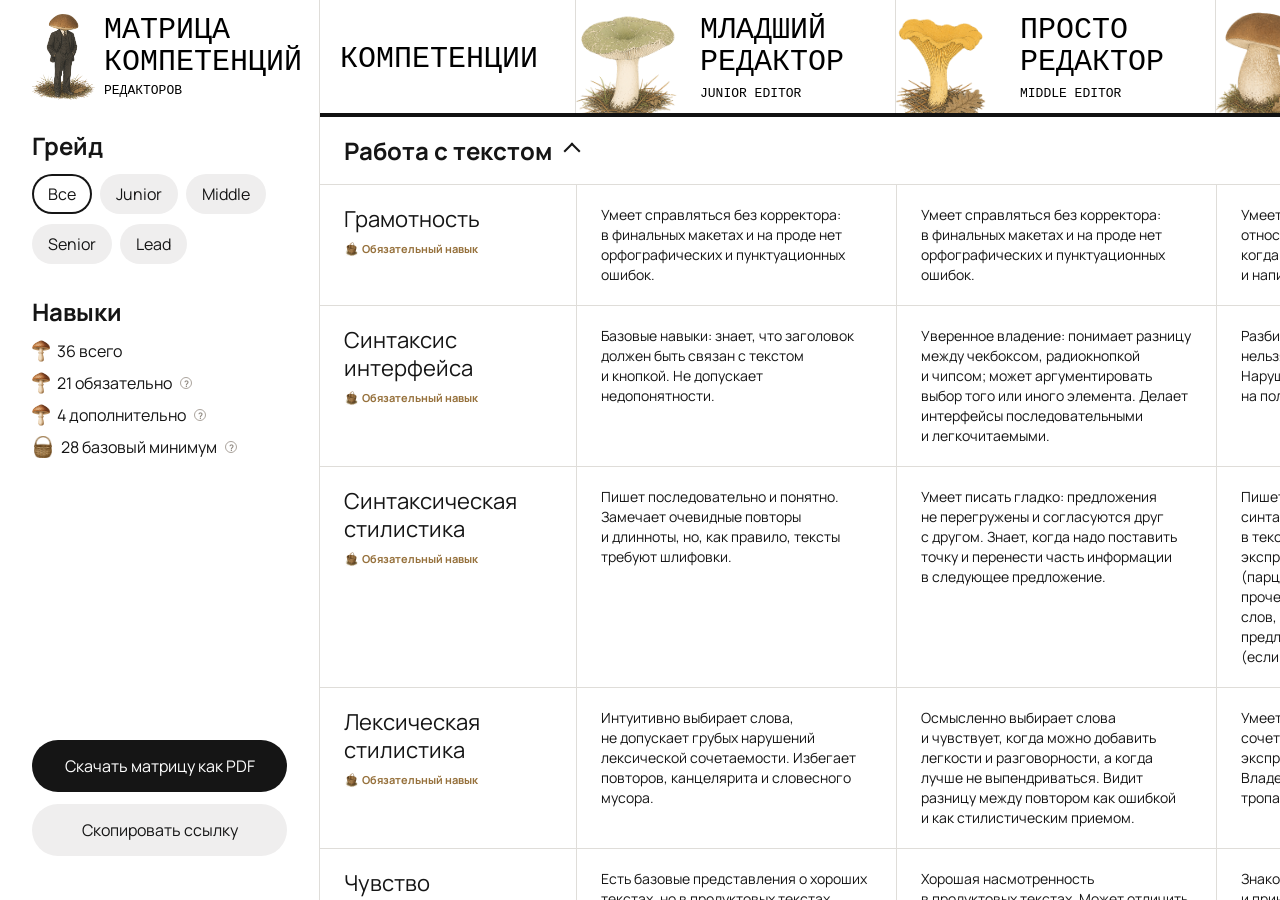
<file: index.html>
<!doctype html>
<html lang="ru">
  <head>
    <meta charset="utf-8" />
    <meta name="viewport" content="width=device-width, initial-scale=1" />
    <title>Матрица компетенций редакторов</title>
    <link rel="icon" type="image/png" href="assets/favicon.png?v=20260530" />
    <link rel="apple-touch-icon" href="assets/favicon.png?v=20260530" />
    <link rel="preconnect" href="https://fonts.googleapis.com" />
    <link rel="preconnect" href="https://fonts.gstatic.com" crossorigin />
    <link href="https://fonts.googleapis.com/css2?family=Manrope:wght@400;500;600;700;800&display=swap" rel="stylesheet" />
    <link rel="stylesheet" href="styles.css?v=20260930-mobile-layout-2" />
  </head>
  <body>
    <div class="app-layout">
      <aside class="sidebar" aria-label="Фильтры матрицы">
        <div>
          <header class="sidebar-logo" aria-label="Матрица компетенций редакторов">
            <img src="assets/hero-mushroom.png?v=20260530-manrope" alt="" aria-hidden="true" />
            <div class="sidebar-logo__text">
              <span class="sidebar-logo__title">Матрица компетенций</span>
              <span class="sidebar-logo__subtitle">редакторов</span>
            </div>
          </header>

          <section class="filter-block" aria-labelledby="grade-filter-title">
            <h2 id="grade-filter-title">Грейд</h2>
            <div class="chip-group" role="tablist" aria-label="Грейд">
              <button class="filter-chip is-active" type="button" data-grade-filter="all" role="tab" aria-selected="true">Все</button>
              <button class="filter-chip" type="button" data-grade-filter="junior" role="tab" aria-selected="false">Junior</button>
              <button class="filter-chip" type="button" data-grade-filter="middle" role="tab" aria-selected="false">Middle</button>
              <button class="filter-chip" type="button" data-grade-filter="senior" role="tab" aria-selected="false">Senior</button>
              <button class="filter-chip" type="button" data-grade-filter="lead" role="tab" aria-selected="false">Lead</button>
            </div>
          </section>

          <section class="skills-summary" aria-labelledby="skills-summary-title">
            <h2 id="skills-summary-title">Навыки</h2>
            <div id="skills-summary-content"></div>
          </section>
        </div>

        <div class="sidebar-actions no-export">
          <button class="sidebar-action" id="download-pdf" type="button">Скачать матрицу как PDF</button>
          <button class="sidebar-action sidebar-action--secondary" id="copy-link" type="button">Скопировать ссылку</button>
          <p class="sidebar-actions__meta" id="copy-link-meta" aria-live="polite"></p>
        </div>
      </aside>

      <main class="content">
        <section class="matrix-panel" aria-label="Верхняя часть матрицы">
          <div class="matrix" id="matrix"></div>
        </section>
      </main>
    </div>

    <script src="vendor/html2canvas.min.js?v=1.4.1"></script>
    <script src="vendor/jspdf.umd.min.js?v=2.5.1"></script>
    <script src="script.js?v=20260930-mobile-cell-update"></script>
  </body>
</html>
</file>
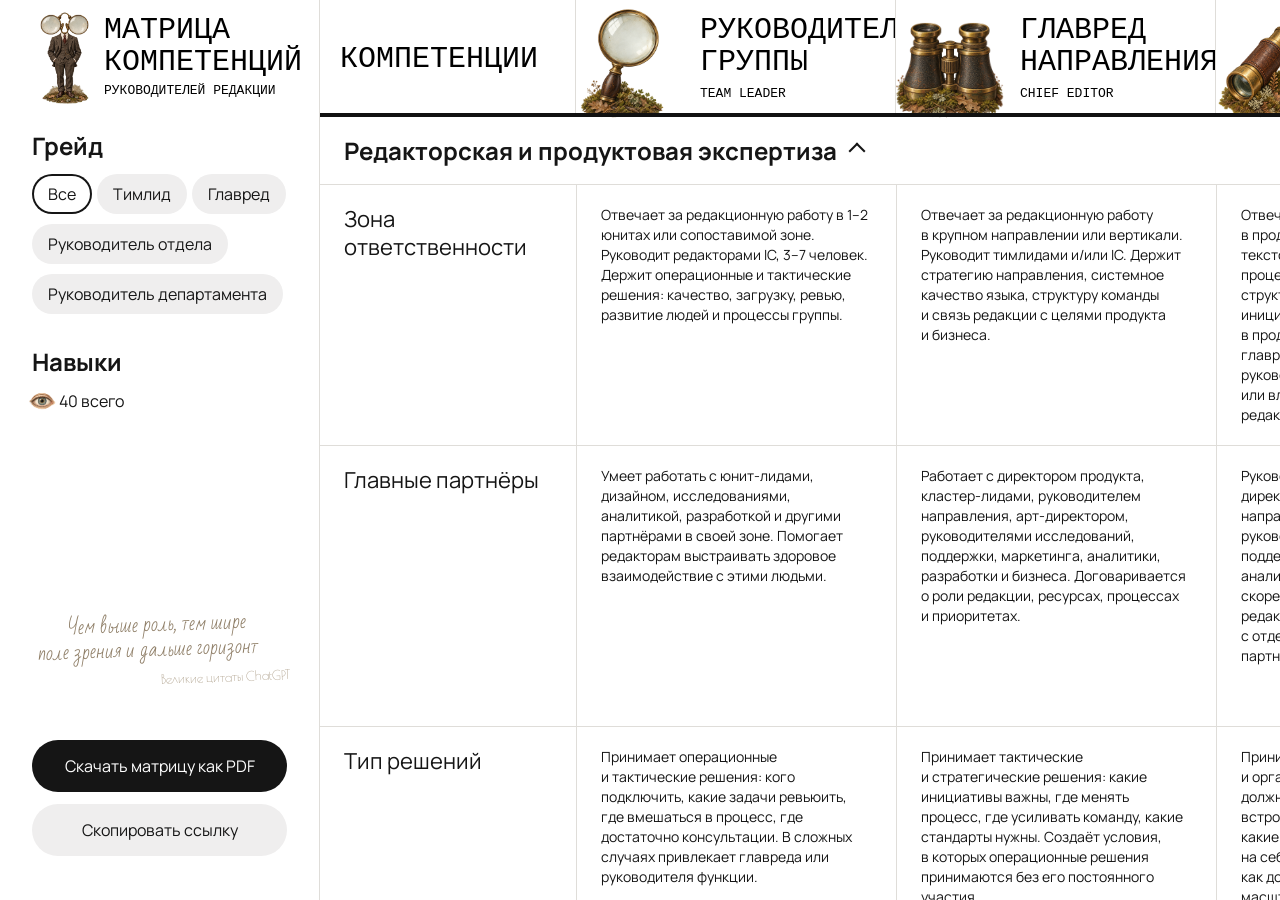
<file: skills-matrix-managers/index.html>
<!doctype html>
<html lang="ru">
  <head>
    <meta charset="utf-8" />
    <meta name="viewport" content="width=device-width, initial-scale=1" />
    <title>Матрица компетенций руководителей редакции</title>
    <link rel="icon" type="image/png" href="../assets/manager-favicon.png?v=20260930-4" />
    <link rel="apple-touch-icon" href="../assets/manager-favicon.png?v=20260930-4" />
    <link rel="preconnect" href="https://fonts.googleapis.com" />
    <link rel="preconnect" href="https://fonts.gstatic.com" crossorigin />
    <link href="https://fonts.googleapis.com/css2?family=Bad+Script&family=Manrope:wght@400;500;600;700;800&family=Poiret+One&display=swap" rel="stylesheet" />
    <link rel="stylesheet" href="../styles.css?v=20260930-mobile-layout-2" />
    <link rel="stylesheet" href="styles.css?v=20260930-managers-17" />
  </head>
  <body>
    <div class="app-layout">
      <aside class="sidebar" aria-label="Фильтры матрицы руководителей">
        <div>
          <header class="sidebar-logo" aria-label="Матрица компетенций руководителей редакции">
            <img src="../assets/manager-hero.png?v=20260930-3" alt="" aria-hidden="true" />
            <div class="sidebar-logo__text">
              <span class="sidebar-logo__title">Матрица компетенций</span>
              <span class="sidebar-logo__subtitle">руководителей редакции</span>
            </div>
          </header>

          <section class="filter-block" aria-labelledby="grade-filter-title">
            <h2 id="grade-filter-title">Грейд</h2>
            <div class="chip-group" role="tablist" aria-label="Грейд руководителя">
              <button class="filter-chip is-active" type="button" data-grade-filter="all" role="tab" aria-selected="true">Все</button>
              <button class="filter-chip" type="button" data-grade-filter="group-lead" role="tab" aria-selected="false">Тимлид</button>
              <button class="filter-chip" type="button" data-grade-filter="chief-editor" role="tab" aria-selected="false">Главред</button>
              <button class="filter-chip" type="button" data-grade-filter="head-of-texts" role="tab" aria-selected="false">Руководитель отдела</button>
              <button class="filter-chip" type="button" data-grade-filter="department-director" role="tab" aria-selected="false">Руководитель департамента</button>
            </div>
          </section>

          <section class="skills-summary" aria-labelledby="skills-summary-title">
            <h2 id="skills-summary-title">Навыки</h2>
            <div id="skills-summary-content"></div>
          </section>
        </div>

        <div class="sidebar-bottom">
          <figure class="sidebar-motto no-export" id="sidebar-motto" hidden aria-hidden="true">
            <blockquote class="sidebar-motto__quote">
              <span>Чем выше роль, тем шире</span>
              <span>поле зрения и дальше горизонт</span>
            </blockquote>
            <figcaption class="sidebar-motto__author">Великие цитаты ChatGPT</figcaption>
          </figure>

          <div class="sidebar-actions no-export">
            <button class="sidebar-action" id="download-pdf" type="button">Скачать матрицу как PDF</button>
            <button class="sidebar-action sidebar-action--secondary" id="copy-link" type="button">Скопировать ссылку</button>
            <p class="sidebar-actions__meta" id="copy-link-meta" aria-live="polite"></p>
          </div>
        </div>
      </aside>

      <main class="content">
        <section class="matrix-panel" aria-label="Матрица компетенций руководителей редакции">
          <div class="matrix" id="matrix"></div>
        </section>
      </main>
    </div>

    <script src="../vendor/html2canvas.min.js?v=1.4.1"></script>
    <script src="../vendor/jspdf.umd.min.js?v=2.5.1"></script>
    <script src="script.js?v=20260930-managers-13"></script>
  </body>
</html>
</file>
<file: styles.css>
:root {
  --paper: #ffffff;
  --ink: #151515;
  --muted: #706c67;
  --line: #dfddd9;
  --soft: #f2f1ef;
  --chip: #efeeee;
  --yes: #bfe8cf;
  --yes-border: #3d9b62;
  --no: #f4c5bf;
  --no-border: #c9574d;
  --partial: #f5df92;
  --partial-border: #bb8a15;
  --accent: #96713c;
  --sidebar: 320px;
  --first-column-width: 315px;
  --grade-column-width: 320px;
  --matrix-render-width: 1595px;
  --matrix-line-1: var(--first-column-width);
  --matrix-line-2: calc(var(--first-column-width) + var(--grade-column-width));
  --matrix-line-3: calc(var(--first-column-width) + var(--grade-column-width) + var(--grade-column-width));
  --matrix-line-4: calc(var(--first-column-width) + var(--grade-column-width) + var(--grade-column-width) + var(--grade-column-width));
  --font-body: "Manrope", Arial, Helvetica, sans-serif;
  --font-display: "Panama Monospace", "Courier New", monospace;
  --font-mono: "Aeroport Mono", "Courier New", monospace;
  --text-display-size: 30px;
  --text-display-line: 32px;
  --text-logo-caption-size: 13px;
  --text-logo-caption-line: 18px;
  --text-section-size: 24px;
  --text-section-line: 28px;
  --text-competency-size: 22px;
  --text-competency-line: 28px;
  --text-body-size: 16px;
  --text-body-line: 22px;
  --text-body-s-size: 14px;
  --text-body-s-line: 20px;
  --text-label-size: 11px;
  --text-label-line: 14px;
}

* {
  box-sizing: border-box;
}

body {
  margin: 0;
  min-height: 100vh;
  background: var(--paper);
  color: var(--ink);
  font-family: var(--font-body);
  font-size: var(--text-body-size);
  font-weight: 400;
  line-height: var(--text-body-line);
}

button {
  font: inherit;
}

.app-layout {
  display: grid;
  grid-template-columns: var(--sidebar) minmax(0, 1fr);
  height: 100vh;
  min-height: 0;
}

.sidebar {
  position: sticky;
  top: 0;
  z-index: 20;
  height: 100vh;
  display: flex;
  flex-direction: column;
  justify-content: space-between;
  gap: 32px;
  padding: 14px 32px 32px;
  background: #fff;
  border-right: 1px solid var(--line);
  overflow-y: auto;
  overscroll-behavior: contain;
}

.sidebar-logo {
  display: grid;
  grid-template-columns: 64px minmax(0, 1fr);
  align-items: flex-start;
  gap: 8px;
  margin-bottom: 32px;
}

.sidebar-logo img {
  width: auto;
  height: 86px;
  object-fit: contain;
  object-position: left top;
}

.sidebar-logo__text {
  display: grid;
  gap: 4px;
}

.sidebar-logo__title {
  color: var(--black, #000);
  font-family: var(--font-display);
  font-size: var(--text-display-size);
  font-style: normal;
  font-weight: 400;
  line-height: var(--text-display-line);
  text-transform: uppercase;
}

.sidebar-logo__subtitle {
  color: var(--black, #000);
  font-family: var(--font-mono);
  font-size: var(--text-logo-caption-size);
  font-style: normal;
  font-weight: 400;
  line-height: var(--text-logo-caption-line);
  text-transform: uppercase;
}

.filter-block h2 {
  margin: 0 0 14px;
  font-size: var(--text-section-size);
  font-weight: 700;
  line-height: var(--text-section-line);
}

.skills-summary {
  margin-top: 34px;
}

.skills-summary__section {
  margin-top: 34px;
}

.skills-summary h2,
.skills-summary__title {
  margin: 0 0 14px;
  font-size: var(--text-section-size);
  font-weight: 700;
  line-height: var(--text-section-line);
}

.skills-summary h2.has-reset,
.skills-summary__title {
  display: flex;
  align-items: center;
  gap: 8px;
}

.skills-summary__reset {
  position: relative;
  flex: 0 0 auto;
  margin-left: auto;
  width: 22px;
  height: 22px;
  padding: 0;
  border: 0;
  border-radius: 50%;
  background: transparent;
  color: #a7a39e;
  cursor: pointer;
}

.skills-summary__reset::before,
.skills-summary__reset::after {
  content: "";
  position: absolute;
  top: 50%;
  left: 50%;
  width: 12px;
  height: 2px;
  border-radius: 999px;
  background: currentColor;
}

.skills-summary__reset::before {
  transform: translate(-50%, -50%) rotate(45deg);
}

.skills-summary__reset::after {
  transform: translate(-50%, -50%) rotate(-45deg);
}

.skills-summary__reset:hover {
  background: #e3e1de;
  color: var(--ink);
}

.skills-summary__reset:focus-visible {
  outline: 2px solid var(--ink);
  outline-offset: 2px;
}

.skills-summary__list {
  display: grid;
  gap: 10px;
  margin: 0;
  padding: 0;
  list-style: none;
}

.skills-summary__list li {
  position: relative;
  display: flex;
  align-items: center;
  gap: 7px;
  color: var(--muted);
  font-size: var(--text-body-size);
  font-weight: 400;
  line-height: var(--text-body-line);
}

.skills-summary__icon {
  width: 18px;
  height: 22px;
  flex: 0 0 auto;
  object-fit: contain;
}

.skills-summary__icon--basket {
  width: 22px;
  height: 22px;
}

.skills-summary__list li span:last-child,
.skills-summary__value {
  color: var(--ink);
}

.skills-summary__export-date {
  margin: 34px 0 0;
  color: var(--muted);
  font-size: var(--text-body-size);
  line-height: var(--text-body-line);
}

.skills-summary__value {
  min-width: 0;
  white-space: nowrap;
}

.skills-summary__help-wrap {
  position: static;
  display: inline-flex;
  align-items: center;
  flex: 0 0 auto;
  margin-left: 1px;
}

.skills-summary__help {
  display: inline-flex;
  align-items: center;
  justify-content: center;
  width: 12px;
  height: 12px;
  padding: 0;
  border: 1px solid #aba49d;
  border-radius: 50%;
  background: transparent;
  color: #8f8880;
  font: 700 9px/1 var(--font-body);
  cursor: help;
}

.skills-summary__help:hover {
  border-color: #9f978d;
  color: var(--ink);
}

.skills-summary__help:focus-visible {
  outline: 2px solid var(--ink);
  outline-offset: 2px;
}

.skills-summary__tooltip {
  position: absolute;
  top: calc(100% + 8px);
  left: 0;
  z-index: 40;
  width: min(256px, calc(100vw - 36px));
  padding: 14px 16px;
  border: 1px solid var(--line);
  border-radius: 8px;
  background: #fff;
  box-shadow: 0 16px 34px rgba(0, 0, 0, 0.16);
  color: var(--ink);
  font-size: var(--text-body-s-size);
  font-weight: 400;
  line-height: var(--text-body-s-line);
  opacity: 0;
  visibility: hidden;
  pointer-events: none;
  transition: opacity 0.14s ease, visibility 0.14s ease;
}

.skills-summary__help-wrap:hover .skills-summary__tooltip,
.skills-summary__help-wrap.is-open .skills-summary__tooltip,
.skills-summary__help:focus + .skills-summary__tooltip {
  opacity: 1;
  visibility: visible;
}

.chip-group {
  display: flex;
  flex-wrap: wrap;
  gap: 10px 8px;
}

.filter-chip {
  min-height: 38px;
  padding: 9px 16px;
  border: 0;
  border-radius: 999px;
  background: var(--chip);
  color: var(--ink);
  cursor: pointer;
}

.filter-chip:hover {
  background: #e3e1de;
}

.filter-chip.is-active {
  background: #fff;
  box-shadow: inset 0 0 0 2px var(--ink);
}

.sidebar-actions {
  display: grid;
  gap: 12px;
}

.sidebar-actions__meta {
  margin: 0;
  color: var(--muted);
  font-size: var(--text-body-s-size);
  line-height: var(--text-body-s-line);
}

.sidebar-action {
  width: 100%;
  min-height: 52px;
  padding: 14px 18px;
  border: 0;
  border-radius: 999px;
  background: var(--ink);
  color: #fff;
  cursor: pointer;
}

.sidebar-action--secondary {
  background: var(--chip);
  color: var(--ink);
}

.sidebar-action--secondary:hover {
  background: #e3e1de;
}

.sidebar-action.is-loading {
  display: inline-flex;
  align-items: center;
  justify-content: center;
  gap: 10px;
}

.sidebar-action.is-loading::before {
  content: "";
  width: 16px;
  height: 16px;
  border: 2px solid rgba(255, 255, 255, 0.38);
  border-top-color: #fff;
  border-radius: 50%;
  animation: spin 0.8s linear infinite;
}

.sidebar-action:disabled {
  cursor: wait;
  opacity: 0.72;
}

.sidebar-action--secondary:disabled {
  cursor: default;
}

@keyframes spin {
  to {
    transform: rotate(360deg);
  }
}

.content {
  min-width: 0;
  height: 100vh;
  overflow: auto;
  padding: 0;
}

.matrix-panel {
  position: relative;
  min-height: 100vh;
  overflow-x: visible;
}

.matrix-panel::before {
  content: none;
}

.matrix-panel.is-collapsed::before {
  background: none;
}

.matrix {
  --columns: 4;
  position: relative;
  z-index: 1;
  width: var(--matrix-render-width);
  display: grid;
  grid-template-columns: var(--first-column-width) repeat(var(--columns), var(--grade-column-width));
  align-items: stretch;
}

.corner-head,
.grade-head {
  position: sticky;
  top: 0;
  z-index: 4;
  min-height: 90px;
  display: flex;
  align-items: end;
  padding: 14px 20px;
  background: #fff;
  border-right: 0;
  border-bottom: 0;
  overflow: visible;
}

.corner-head::before,
.grade-head::before {
  content: "";
  position: absolute;
  top: 0;
  right: 0;
  bottom: 4px;
  z-index: 3;
  width: 1px;
  background: var(--line);
  pointer-events: none;
}

.corner-head::after,
.grade-head::after {
  content: "";
  position: absolute;
  right: 0;
  bottom: 0;
  left: 0;
  z-index: 4;
  height: 4px;
  background: #111;
  pointer-events: none;
}

.matrix-panel.is-collapsed .corner-head,
.matrix-panel.is-collapsed .grade-head {
  border-right: 0;
}

.corner-head {
  z-index: 5;
  align-items: center;
  color: var(--black, #000);
  font-family: var(--font-display);
  font-size: var(--text-display-size);
  font-style: normal;
  font-weight: 400;
  line-height: var(--text-display-line);
  text-transform: uppercase;
}

.grade-head.is-muted {
  background: #fff;
}

.grade-head.is-muted img,
.grade-head.is-muted .grade-title {
  filter: grayscale(1);
  opacity: 0.32;
}

.grade-head img {
  position: absolute;
  left: 0;
  bottom: 0;
  z-index: 1;
  width: auto;
  height: 126px;
  max-width: 116px;
  object-fit: contain;
  pointer-events: none;
}

.grade-head[data-grade="lead"] img {
  left: 0;
  bottom: 0;
  height: 120px;
  max-width: 120px;
}

.grade-title {
  position: relative;
  z-index: 2;
  margin-left: 104px;
  color: var(--black, #000);
  font-family: var(--font-display);
  font-size: var(--text-display-size);
  font-style: normal;
  font-weight: 400;
  line-height: var(--text-display-line);
  text-transform: uppercase;
}

.grade-title small {
  display: block;
  margin-top: 7px;
  color: var(--black, #000);
  font-family: var(--font-mono);
  font-size: var(--text-logo-caption-size);
  font-style: normal;
  font-weight: 400;
  line-height: var(--text-logo-caption-line);
  text-transform: uppercase;
}

.accordion-trigger {
  grid-column: 1 / -1;
  min-height: 68px;
  display: flex;
  align-items: center;
  justify-content: flex-start;
  gap: 14px;
  padding: 0 24px;
  border: 0;
  border-bottom: 1px solid var(--line);
  background: #fff;
  color: var(--ink);
  font-size: var(--text-section-size);
  font-weight: 700;
  line-height: var(--text-section-line);
  text-align: left;
  cursor: pointer;
}

.accordion-trigger:hover {
  background: #fff;
}

.accordion-trigger::after {
  content: "";
  width: 10px;
  height: 10px;
  border-right: 2px solid var(--ink);
  border-bottom: 2px solid var(--ink);
  transform: rotate(45deg);
  transform-origin: center;
  transition: transform 160ms ease;
}

.accordion-trigger[aria-expanded="true"]::after {
  transform: rotate(225deg);
}

.skill-title,
.skill-cell {
  min-height: 112px;
  border-bottom: 1px solid var(--line);
  background: #fff;
}

.skill-title.is-last-matrix-row,
.skill-cell.is-last-matrix-row {
  border-bottom: 0;
}

.skill-title {
  display: flex;
  flex-direction: column;
  justify-content: flex-start;
  padding: 20px 24px;
}

.is-merged-subrow {
  grid-row: span 2;
}

.skill-title h3 {
  margin: 0;
  font-size: var(--text-competency-size);
  line-height: var(--text-competency-line);
  font-weight: 400;
  hyphens: manual;
  overflow-wrap: normal;
  word-break: normal;
  text-wrap: balance;
}

.tag {
  display: inline-flex;
  align-items: center;
  gap: 4px;
  margin-top: 8px;
  color: var(--accent);
  font-size: var(--text-label-size);
  font-weight: 700;
  line-height: var(--text-label-line);
}

.cell-tag {
  display: flex;
  width: fit-content;
  margin-top: 0;
  margin-bottom: 8px;
}

.tag--required::before {
  content: "";
  width: 14px;
  height: 16px;
  flex: 0 0 auto;
  background: url("assets/required-skill.png") center / contain no-repeat;
}

.tag--extra::before {
  content: "";
  width: 14px;
  height: 16px;
  flex: 0 0 auto;
  background: url("assets/extra-skill.png") center / contain no-repeat;
}

.skill-cell {
  position: relative;
  display: flex;
  align-items: flex-start;
  justify-content: flex-start;
  padding: 20px 24px;
  border-left: 1px solid var(--line);
  border-right: 0;
  border-top: 0;
  color: var(--ink);
  font-size: var(--text-body-s-size);
  line-height: var(--text-body-s-line);
  text-align: left;
  cursor: pointer;
  transition: background 140ms ease;
}

.skill-cell--subrow {
  min-height: 112px;
}

.grade-head[data-grade="lead"],
.skill-cell[data-grade="lead"] {
  border-right: 0;
}

.cell-body {
  display: block;
  width: 100%;
  white-space: pre-line;
}

.skill-cell:empty {
  cursor: default;
  background: linear-gradient(135deg, #fff, #fbfaf8);
}

.skill-cell.is-muted {
  color: rgba(21, 21, 21, 0.28);
  cursor: default;
  filter: blur(0.45px);
  opacity: 0.56;
  pointer-events: none;
  text-shadow: none;
}

.skill-cell[data-status="yes"] {
  background: var(--yes);
}

.skill-cell[data-status="no"] {
  background: var(--no);
}

.skill-cell[data-status="partial"] {
  background: var(--partial);
}

.export-capture-host {
  position: absolute;
  top: 0;
  left: -100000px;
  width: calc(var(--sidebar) + var(--matrix-render-width));
  overflow: visible;
  background: #fff;
  pointer-events: none;
}

.app-layout.export-capture-root {
  width: calc(var(--sidebar) + var(--matrix-render-width));
  min-height: auto;
  display: grid;
  grid-template-columns: var(--sidebar) var(--matrix-render-width);
  background: #fff;
}

.export-capture-root .skills-summary__help-wrap,
.export-capture-root .skills-summary__reset {
  display: none !important;
}

.export-capture-root .filter-chip.is-active {
  padding: 7px 14px;
  border: 2px solid var(--ink);
  background: #fff;
  box-shadow: none;
  color: var(--ink);
}

.export-capture-root .accordion-trigger::after {
  display: none;
  content: none;
}

.export-capture-root .sidebar {
  position: static;
  height: auto;
  min-height: 100vh;
  overflow: visible;
}

.export-capture-root .content {
  height: auto;
  overflow: visible;
  padding: 0;
}

.export-capture-root .matrix-panel {
  min-height: auto;
  overflow: visible;
}

.export-capture-root .corner-head,
.export-capture-root .grade-head {
  position: relative;
  top: auto;
}

.export-capture-root .skills-summary__tooltip {
  display: none !important;
}

.export-capture-root .skill-title.is-last-matrix-row,
.export-capture-root .skill-cell.is-last-matrix-row {
  border-bottom: 1px solid var(--line);
}

@media (max-width: 720px) {
  .app-layout {
    display: block;
    height: auto;
    min-height: 100vh;
  }

  .sidebar {
    position: static;
    height: auto;
    padding: 22px 18px;
    border-right: 0;
    border-bottom: 1px solid var(--line);
    overflow: visible;
    overscroll-behavior: auto;
  }

  h1 {
    margin-bottom: 28px;
  }

  .content {
    height: auto;
    overflow: visible;
    padding: 0 16px 34px;
  }

  .matrix {
    width: var(--matrix-render-width);
  }

  .matrix-panel {
    overflow-x: visible;
  }

  .corner-head,
  .grade-head {
    top: 0;
    border-top: 1px solid var(--line);
  }

}
</file>
<file: skills-matrix-managers/styles.css>
.skills-summary {
  min-height: 160px;
}

.sidebar {
  justify-content: flex-start;
}

.sidebar-logo img {
  transform: scale(1.18);
  transform-origin: center;
}

.sidebar-bottom {
  position: relative;
  margin-top: auto;
}

.sidebar-motto {
  position: absolute;
  bottom: calc(100% + 52px);
  left: 50%;
  width: 250px;
  margin: 0;
  text-align: center;
  transform: translateX(-50%) translateX(-6px) rotate(-2deg);
  transform-origin: center;
}

.sidebar-motto__quote {
  margin: 0;
  color: #7e6b50;
  font-family: "Bad Script", cursive;
  font-size: 19px;
  font-weight: 400;
  line-height: 1.3;
  opacity: 0.88;
}

.sidebar-motto__quote span {
  display: block;
  white-space: nowrap;
}

.sidebar-motto__quote span:nth-child(1) {
  transform: translateX(4px);
}

.sidebar-motto__quote span:nth-child(2) {
  transform: translateX(-6px);
}

.sidebar-motto__author {
  margin-top: 10px;
  color: #a99a84;
  font-family: "Poiret One", sans-serif;
  font-size: 13px;
  font-style: normal;
  font-weight: 400;
  line-height: 1.2;
  text-align: right;
  white-space: nowrap;
  transform: translateX(10px);
}

.sidebar-motto[hidden] {
  display: none;
}

.skills-summary h2.has-reset,
.skills-summary__title {
  align-items: flex-start;
}

.skills-summary__reset {
  margin-top: 3px;
}

.skills-summary__icon {
  width: 28px;
  height: 28px;
  margin: -3px -4px;
}

.chip-group {
  column-gap: 5px;
}

.grade-head[data-grade="group-lead"] img {
  bottom: -7px;
  height: 122px;
}

.grade-head[data-grade="chief-editor"] img {
  bottom: -18px;
  height: 144px;
}

.grade-head[data-grade="head-of-texts"] img {
  bottom: -9px;
  height: 126px;
}

.grade-head[data-grade="department-director"] img {
  left: 0;
  bottom: -5px;
  height: 120px;
  max-width: 120px;
}

.grade-head[data-grade="department-director"],
.skill-cell[data-grade="department-director"] {
  border-right: 0;
}

@media (max-width: 720px) {
  .skills-summary {
    min-height: 0;
  }

  .sidebar-motto {
    position: static;
    width: min(250px, calc(100vw - 52px));
    margin: 16px auto 44px;
    transform: translateX(-6px) rotate(-2deg);
  }

  .grade-title {
    margin-left: 96px;
    font-size: 26px;
    line-height: 28px;
  }

  .grade-title small {
    font-size: 11px;
    line-height: 14px;
  }
}
</file>
